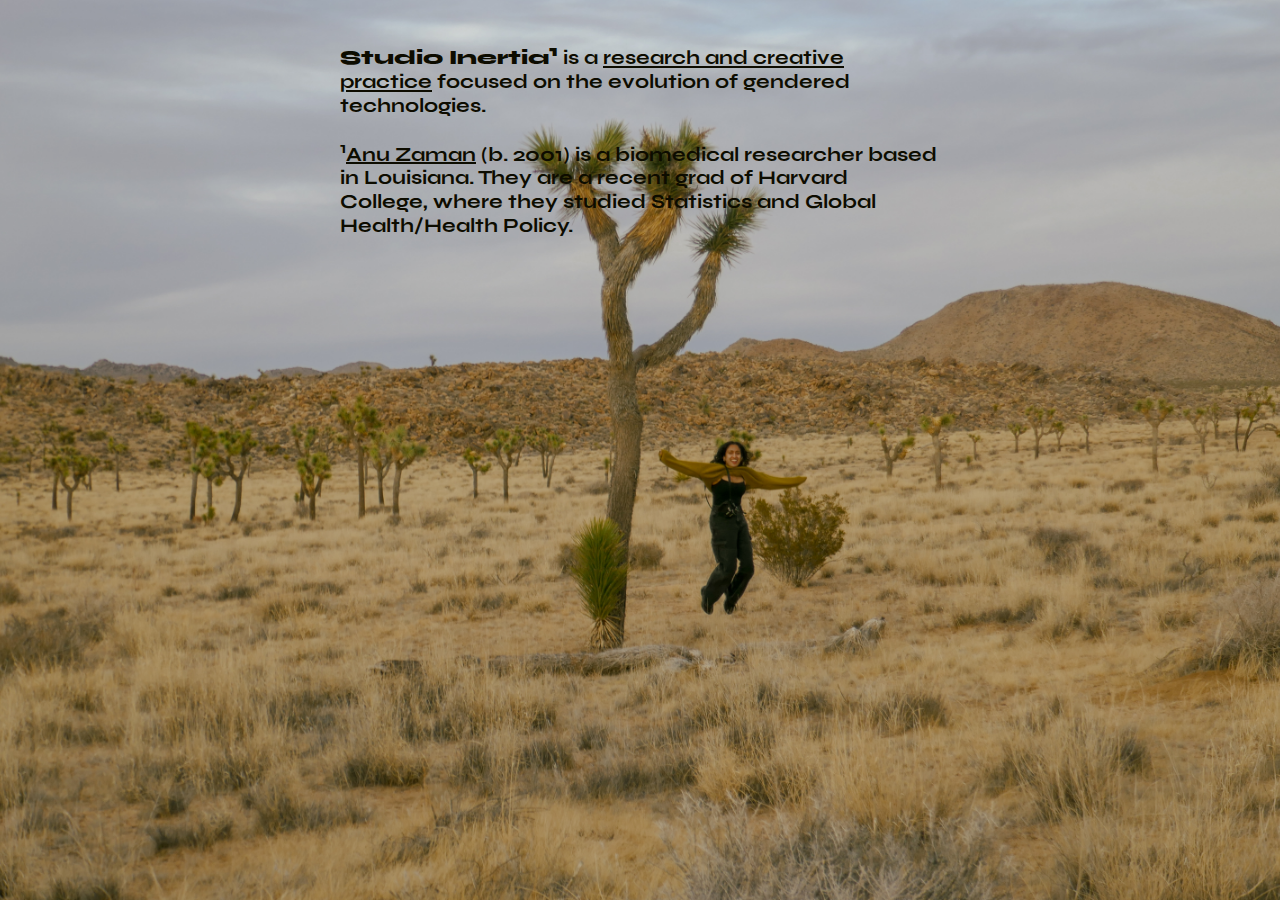
<file: index.html>
<!DOCTYPE html>
<html lang="en-US">
    <head>
        <meta charset="utf-8"/>
        <meta name="author" content="anu zaman" />
        <meta name="description" content="Studio Inertia is a research and creative practice focused on the evolution of gendered technologies." />
        <meta name="viewpoint" content="width=device-width" />
        <link href="styles/index.css" rel="stylesheet" />
        <link rel="icon" href="favicon.gif" type="image/x-icon" />
        <title>studio inertia by anu zaman</title>
    </head>
    <body>
        <p><span style="font-family: syne-extra;">Studio Inertia<sup>1</sup></span> is a <a href="pages/index.html">research and creative practice</a> focused on the evolution of gendered technologies.</p>
        <p><sup>1</sup><a href="/pages/about.html">Anu Zaman</a> (b. 2001) is a biomedical researcher based in Louisiana. They are a recent grad of Harvard College, where they studied Statistics and Global Health/Health Policy.</p>
    </body>
</html>
</file>
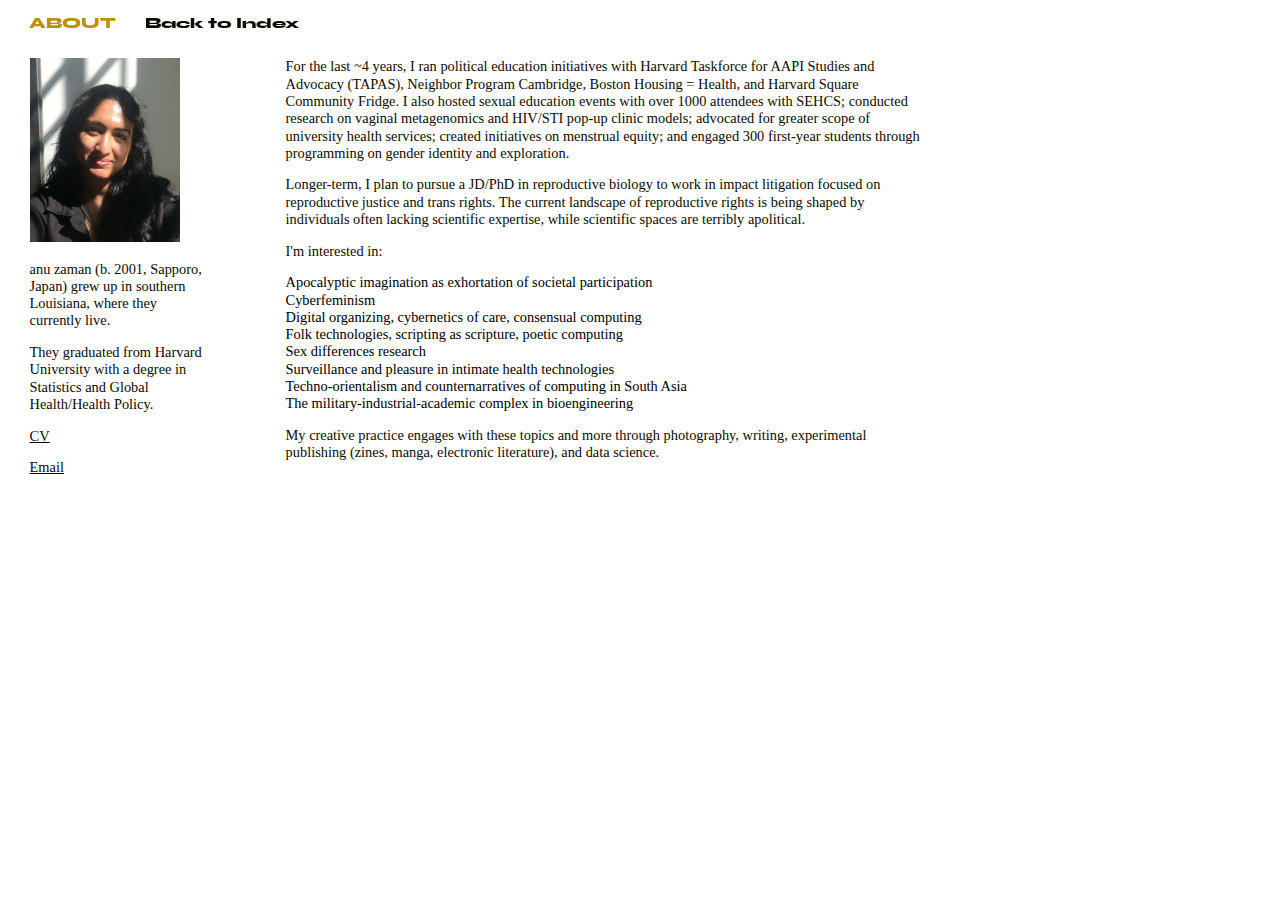
<file: pages/about.html>
<!DOCTYPE html>
<html lang="en">

<head>
    <meta charset="UTF-8">
    <meta name="viewport" content="width=device-width, initial-scale=1.0" />
    <meta name="author" content="anu zaman" />
    <meta name="description"
        content="Studio Inertia is a research and creative practice focused on the evolution of gendered technologies." />
    <link href="../styles/about.css" rel="stylesheet" />
    <link rel="icon" href="../favicon.gif" type="image/x-icon" />
    <title>studio inertia | about</title>
</head>

<body>
    <div id="header">
        <a href="about.html"><span style="color:#BF9004;">ABOUT</span></a><a href="index.html">Back to Index</a>
    </div>

    <main id="about">
        <div id="page">
            <div class="box _small">
                <p><img src="../images/az.jpeg" /></p>
                <p>anu zaman (b. 2001, Sapporo, Japan) grew up in southern Louisiana, where they currently live.
                <p>They graduated from Harvard University with a degree in Statistics and Global Health/Health Policy. </p>
                <p><a href="https://anushazaman.com">CV</a></p>
                <p><a href="mailto:anushazaman@college.harvard.edu" target="_blank">Email</a></p>
            </div>
            <div class="box _large">
                <p>For the last ~4 years, I ran political education initiatives with Harvard Taskforce for AAPI Studies and Advocacy (TAPAS), Neighbor Program Cambridge, Boston Housing = Health, and Harvard Square Community Fridge. I also
                    hosted sexual education events with over 1000 attendees with SEHCS; conducted research on vaginal metagenomics and HIV/STI pop-up clinic models; advocated for greater scope of university health services;
                    created initiatives on menstrual equity; and engaged 300 first-year students through programming on gender identity and exploration. </p>
                <p>Longer-term, I plan to pursue a JD/PhD in reproductive biology to work in impact litigation focused on reproductive justice and trans rights.
                    The current landscape of reproductive rights is being shaped by individuals often lacking scientific expertise, while scientific spaces are terribly apolitical.
                </p>
                <p>I'm interested in:</p>
                <ul>
                    <li>Apocalyptic imagination as exhortation of societal participation</li>
                    <li>Cyberfeminism</li>
                    <li>Digital organizing, cybernetics of care, consensual computing</li>
                    <li>Folk technologies, scripting as scripture, poetic computing</li>
                    <li>Sex differences research</li>
                    <li>Surveillance and pleasure in intimate health technologies</li>
                    <li>Techno-orientalism and counternarratives of computing in South Asia</li>
                    <li>The military-industrial-academic complex in bioengineering</li>
                </ul>
                <p></p>
                <p>My creative practice engages with these topics and more through photography,
                    writing, experimental publishing (zines, manga, electronic literature), and data science. </p>
            </div>
        </div>
    </main>
</body>

</html>
</file>
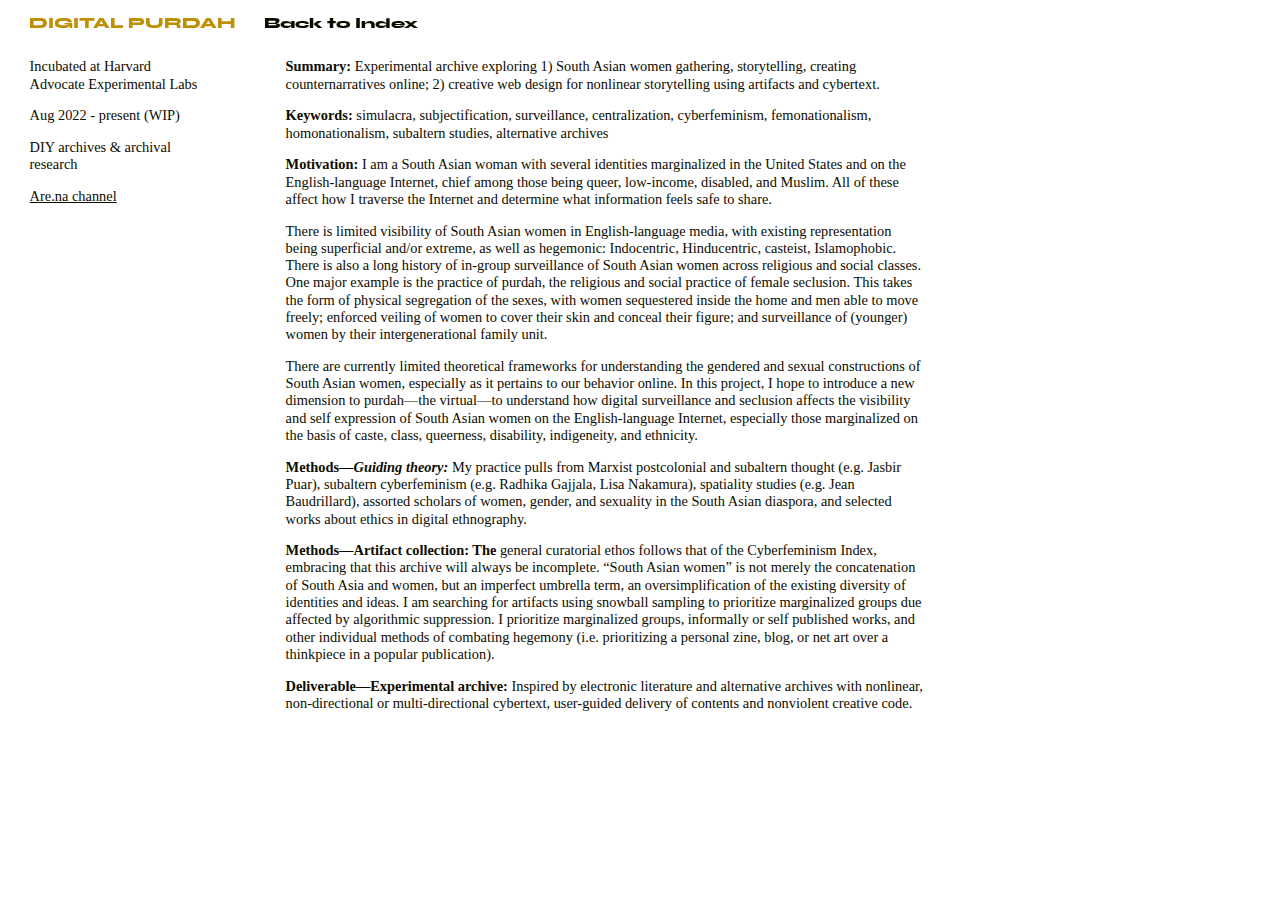
<file: pages/digital-purdah.html>
<!DOCTYPE html>
<html lang="en">

<head>
    <meta charset="UTF-8">
    <meta name="viewport" content="width=device-width, initial-scale=1.0" />
    <meta name="author" content="anu zaman" />
    <meta name="description"
        content="Studio Inertia is a research and creative practice focused on the communities and evolution of subaltern technospaces." />
    <link href="../styles/about.css" rel="stylesheet" />
    <link rel="icon" href="../favicon.gif" type="image/x-icon" />
    <title>S.I. | DIGITAL PURDAH | brief</title>
</head>

<body>
    <div id="header">
        <a href="digital-purdah.html"><span style="color:#BF9004;">DIGITAL PURDAH</span></a><a href="index.html">Back to Index</a>
    </div>

    <main id="about">
        <div id="page">
            <div class="box _small">
                <p>Incubated at Harvard Advocate Experimental Labs</p>
                <p>Aug 2022 - present (WIP)</p>
                <p>DIY archives & archival research</p>
                <a href="https://www.are.na/anu-zaman/studio-inertia-digital-purdah" target="_blank">Are.na channel</a><br>
            </div>
            <div class="box _large">
                <p><b>Summary: </b>Experimental archive exploring 1) South Asian women gathering, storytelling, creating counternarratives online; 
                    2) creative web design for nonlinear storytelling using artifacts and cybertext.</p> 
                <p><b>Keywords: </b>simulacra, subjectification, surveillance, centralization, cyberfeminism, femonationalism, homonationalism, subaltern studies, alternative archives</p>
                <p><b>Motivation: </b>I am a South Asian woman with several identities marginalized in the United States and on the English-language Internet, chief among those being queer, 
                    low-income, disabled, and Muslim. All of these affect how I traverse the Internet and determine what information feels safe to share.
                <p>There is limited visibility of South Asian women in English-language media, with existing representation being superficial and/or extreme, as well as hegemonic: 
                    Indocentric, Hinducentric, casteist, Islamophobic.
                There is also a long history of in-group surveillance of South Asian women across religious and social classes. One major example is the practice of purdah, the religious 
                and social practice of female seclusion. This takes the form of physical segregation of the sexes, with women sequestered inside the home and men able to move freely; 
                enforced veiling of women to cover their skin and conceal their figure; and surveillance of (younger) women by their intergenerational family unit.</p>
                <p>There are currently limited theoretical frameworks for understanding the gendered and sexual constructions of South Asian women, especially as it pertains to our behavior online. 
                    In this project, I hope to introduce a new dimension to purdah—the virtual—to understand how digital surveillance and seclusion affects the visibility and self expression of South Asian women
                     on the English-language Internet, especially those marginalized on the basis of caste, class, queerness, disability, indigeneity, and ethnicity.</p>
                <p><b>Methods—<em>Guiding theory: </em></b> My practice pulls from Marxist postcolonial and subaltern thought (e.g. Jasbir Puar), subaltern cyberfeminism (e.g. Radhika Gajjala, Lisa Nakamura), 
                    spatiality studies (e.g. Jean Baudrillard), assorted scholars of women, gender, and sexuality in the South Asian diaspora, and selected works about ethics in digital ethnography. </p>       
                <p><b>Methods—Artifact collection: The</b> general curatorial ethos follows that of the Cyberfeminism Index, embracing that this archive will always be incomplete. 
                    “South Asian women” is not merely the concatenation of South Asia and women, but an imperfect umbrella term, an oversimplification of the existing diversity of identities and ideas. 
                    I am searching for artifacts using snowball sampling to prioritize marginalized groups due affected by algorithmic suppression. I prioritize marginalized groups, 
                    informally or self published works, and other individual methods of combating hegemony (i.e. prioritizing a personal zine, blog, or net art over a thinkpiece in a popular publication).
                <p><b>Deliverable—Experimental archive:</b> Inspired by electronic literature and alternative archives with nonlinear, non-directional or multi-directional cybertext, user-guided delivery of 
                    contents and nonviolent creative code.</p>  
            </div>
        </div>
    </main>
</body>

</html>
</file>
<file: styles/index.css>
/* fonts */
@font-face {
    font-family: 'syne-mono';
    src: url(../fonts/Syne-Mono.otf);
}

@font-face {
    font-family: 'syne-bold';
    src: url(../fonts/Syne-Bold.otf);
}

@font-face {
    font-family: 'syne-extra';
    src: url(../fonts/Syne-Extra.otf);
}

/* whole page */
html { 
    background: url(../images/me2.jpg) no-repeat center center fixed;
    -webkit-background-size: cover;
    -moz-background-size: cover;
    -o-background-size: cover;
    background-size: cover;
    background-color:#D9D6D0 ;
 }

 /* styles text */
body {
    font-family: 'syne-bold';
    font-size:20px;
    color:#0D0C00;
    resize:auto;
    width: 600px;
    margin: 0 auto; /*TB, LR*/
    padding: 20px 20px 0 20px; /* TRBL */
}

a {
    color:#0D0C00;
    text-decoration: underline;
    text-underline-offset: 0.1em;
}

a:hover {
    color:#BF9004;
}
</file>
<file: styles/about.css>
/* fonts */
@font-face {
    font-family: 'syne-mono';
    src: url(../fonts/Syne-Mono.otf);
}

@font-face {
    font-family: 'syne-bold';
    src: url(../fonts/Syne-Bold.otf);
}

@font-face {
    font-family: 'syne-extra';
    src: url(../fonts/Syne-Extra.otf);
}

body {
    font-family: 'Times New Roman', Times, serif;
    font-size: 0.9em;
}

h1 {
    font-family: 'syne-extra';
}

/* header*/
#header {

    z-index: 9999;
    position: fixed;
    top: 0;
    left: 0;
    padding: 1em 2em;
    width: 100%;
    text-align: left;
    display: flex;
}

#header a {
    text-decoration: none;
    font-family: 'syne-extra';
    color: #0D0C00;
}

#header a:not(:first-of-type) { /* spaces links*/
    margin-left: 2em;
}

#header a:hover{
    color:#BF9004;
}

/* 2-column about */
/* building columns, no constraint on number */
#about {
    font-size: 1em;
    padding: 1.5em 0.5em;
}

#about #page {
    display: flex;
    flex-wrap: wrap;
    justify-content: flex-start;
}

#about #page .box {
    position: relative;
    display: inline-block;
    padding: 1em 1em;
    margin-top:1em;
}

#about #page .box:not(:first-of-type) {
    margin-left: 0.5em;
}

@media only screen and (max-width: 1200px) { 
    #about #page .box:not(:first-of-type) {
        margin-left: 0;
    }
}


 /* building boxes */
#about .box._small {
    width: 220px;
}

 /* building boxes */
 #about .box._small img{
    width: 150px;
}

#about .box._large {
    width: 800px;
}

#about .box._large img{
    width:250px;
    padding:0;
}

/* text*/

#about #page p {
    font-size: 1em;
    line-height: 120%;
    color:#0D0C00;
    width: 80%;
    margin:0;
    padding-bottom: 1em;
}

#about #page a {
    color: #0D0C00;
}

#about #page a:hover{
    color:#BF9004;
}

#about #page ul {  /*interests*/
    list-style-type: none;
    margin:0;
    padding:0;
    line-height: 120%;
}

#about h3 {
    font-family: "times new roman";
    font-size: 1rem;
    font-weight: normal;
    letter-spacing: -0.5px;
}
</file>
